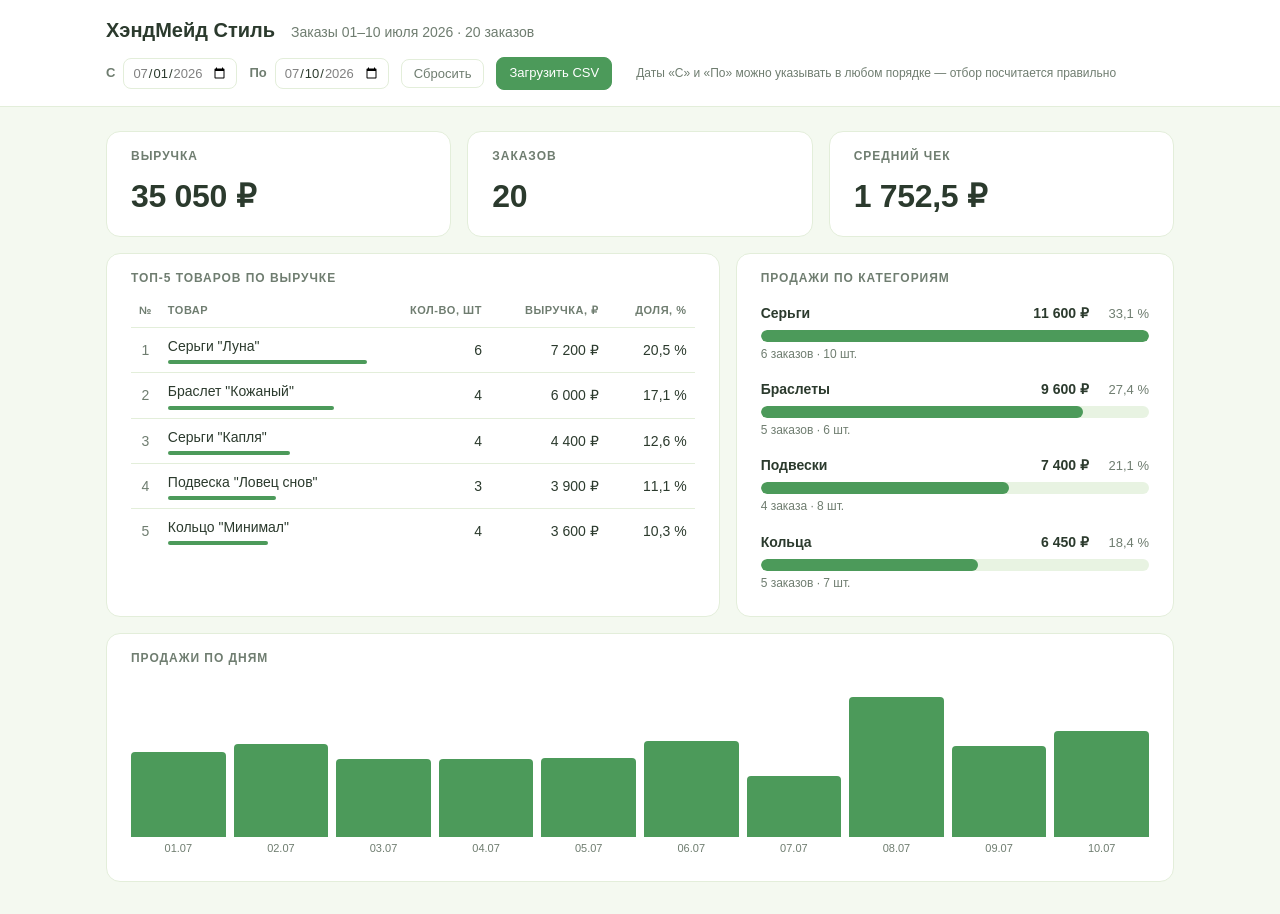
<file: index.html>
<!DOCTYPE html>
<html lang="ru">
<head>
  <meta charset="utf-8">
  <meta name="viewport" content="width=device-width, initial-scale=1">
  <title>ХэндМейд Стиль · Дашборд заказов</title>
  <link rel="stylesheet" href="styles.css">
</head>
<body>
  <header class="page-header">
    <div class="page">
      <div class="page-header__row">
        <h1 class="page-title">ХэндМейд Стиль</h1>
        <p class="page-subtitle" id="period-label">Загрузка данных…</p>
      </div>
      <div class="filter-bar">
        <label class="filter-bar__field">
          <span class="filter-bar__caption">С</span>
          <input type="date" id="filter-from">
        </label>
        <label class="filter-bar__field">
          <span class="filter-bar__caption">По</span>
          <input type="date" id="filter-to">
        </label>
        <button type="button" class="filter-bar__reset" id="filter-reset">Сбросить</button>
        <label class="upload-btn">
          Загрузить CSV
          <input type="file" id="csv-file" accept=".csv,.txt" hidden>
        </label>
        <span class="upload-status" id="upload-status"></span>
        <span class="filter-bar__hint">Даты «С» и «По» можно указывать в любом порядке — отбор посчитается правильно</span>
      </div>
    </div>
  </header>

  <main class="page">
    <div class="banner banner--error" id="error-banner" hidden></div>
    <div class="banner banner--warning" id="mismatch-banner" hidden></div>

    <section class="cards" aria-label="Ключевые показатели">
      <article class="card">
        <p class="card__label">Выручка</p>
        <p class="card__value" id="revenue-value">—</p>
      </article>
      <article class="card">
        <p class="card__label">Заказов</p>
        <p class="card__value" id="orders-value">—</p>
      </article>
      <article class="card">
        <p class="card__label">Средний чек</p>
        <p class="card__value" id="avg-value">—</p>
      </article>
    </section>

    <section class="panels">
      <div class="panel">
        <h2 class="panel__title">Топ-5 товаров по выручке</h2>
        <div class="panel__body" id="top-products"></div>
      </div>
      <div class="panel">
        <h2 class="panel__title">Продажи по категориям</h2>
        <div class="panel__body" id="categories"></div>
      </div>
    </section>

    <section class="panel">
      <h2 class="panel__title">Продажи по дням</h2>
      <div class="panel__body" id="by-day"></div>
    </section>
  </main>

  <script src="data.js"></script>
  <script src="app.js"></script>
</body>
</html>
</file>
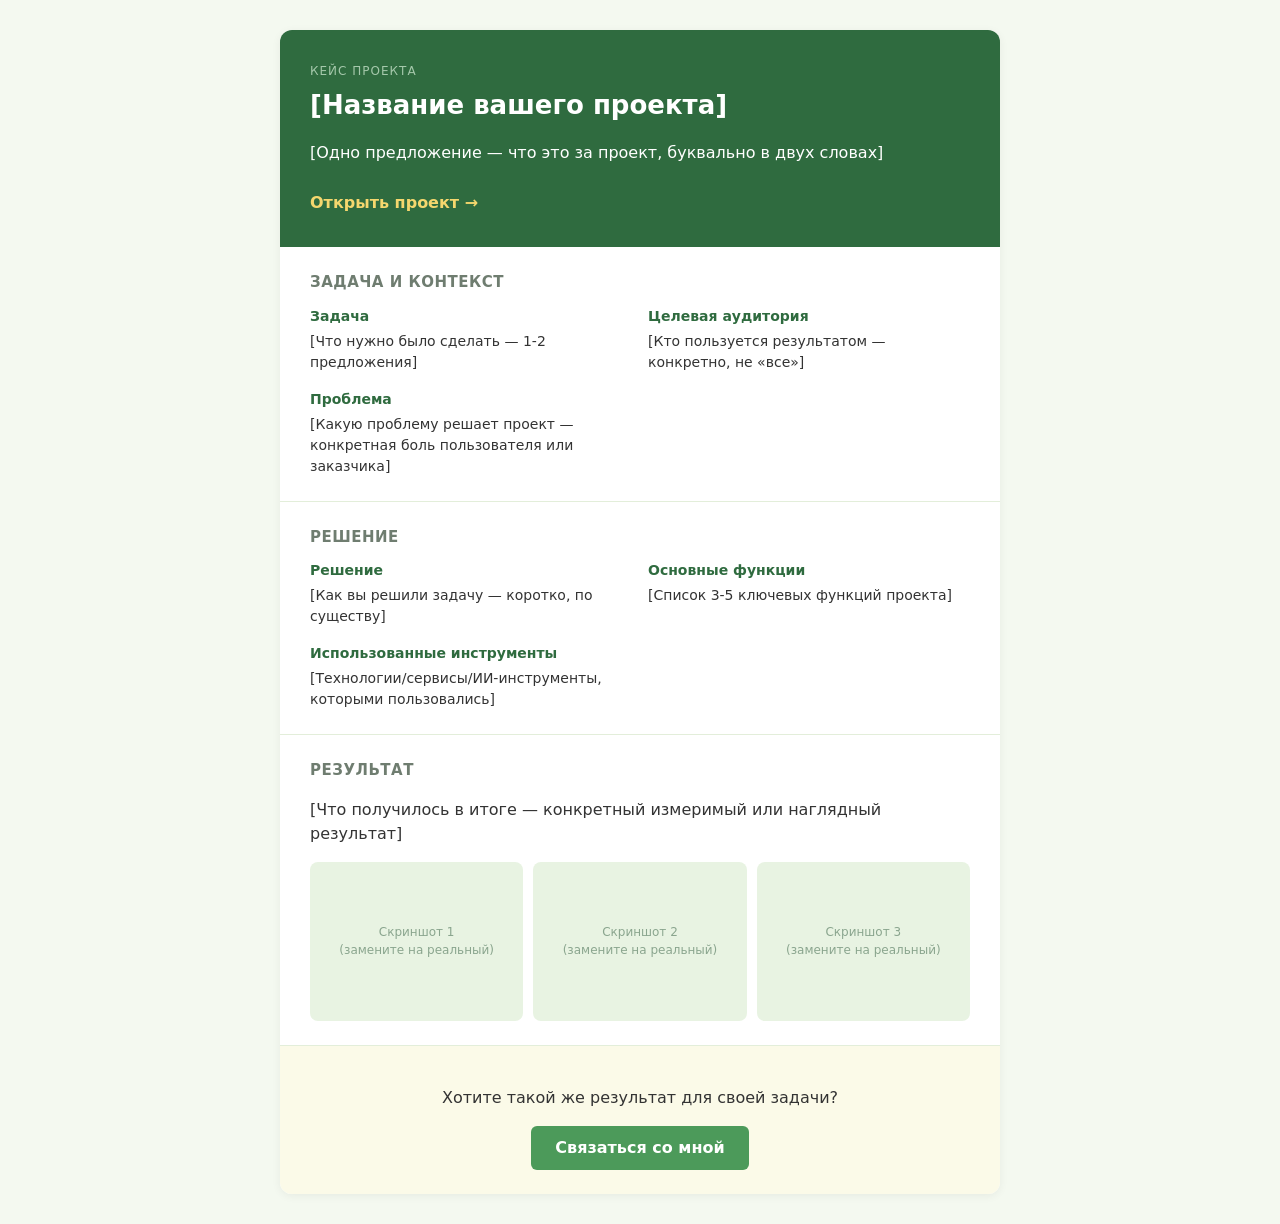
<file: Case/case-template.html>
<!DOCTYPE html>
<html lang="ru">
<head>
<meta charset="UTF-8">
<title>Название проекта — кейс</title>
<link rel="stylesheet" href="style.css">
</head>
<body>

<div class="case">

  <!-- 1. Шапка: название проекта + ссылка -->
  <div class="case-hero">
    <p class="eyebrow">Кейс проекта</p>
    <h1>[Название вашего проекта]</h1>
    <p>[Одно предложение — что это за проект, буквально в двух словах]</p>
    <a class="project-link" href="[ссылка на ваш проект]" target="_blank" rel="noreferrer">
      Открыть проект →
    </a>
  </div>

  <!-- 2. Задача / целевая аудитория / проблема -->
  <div class="case-section">
    <h2>Задача и контекст</h2>
    <div class="case-grid">
      <div class="case-block">
        <h3>Задача</h3>
        <p>[Что нужно было сделать — 1-2 предложения]</p>
      </div>
      <div class="case-block">
        <h3>Целевая аудитория</h3>
        <p>[Кто пользуется результатом — конкретно, не «все»]</p>
      </div>
      <div class="case-block">
        <h3>Проблема</h3>
        <p>[Какую проблему решает проект — конкретная боль пользователя или заказчика]</p>
      </div>
    </div>
  </div>

  <!-- 3. Решение / основные функции / использованные инструменты -->
  <div class="case-section">
    <h2>Решение</h2>
    <div class="case-grid">
      <div class="case-block">
        <h3>Решение</h3>
        <p>[Как вы решили задачу — коротко, по существу]</p>
      </div>
      <div class="case-block">
        <h3>Основные функции</h3>
        <p>[Список 3-5 ключевых функций проекта]</p>
      </div>
      <div class="case-block">
        <h3>Использованные инструменты</h3>
        <p>[Технологии/сервисы/ИИ-инструменты, которыми пользовались]</p>
      </div>
    </div>
  </div>

  <!-- 4. Результат / изображения -->
  <div class="case-section">
    <h2>Результат</h2>
    <p>[Что получилось в итоге — конкретный измеримый или наглядный результат]</p>
    <div class="case-images">
      <div class="img-placeholder">Скриншот 1<br>(замените на реальный)</div>
      <div class="img-placeholder">Скриншот 2<br>(замените на реальный)</div>
      <div class="img-placeholder">Скриншот 3<br>(замените на реальный)</div>
    </div>
  </div>

  <!-- 5. Контакты / призыв к действию -->
  <div class="case-cta">
    <p>Хотите такой же результат для своей задачи?</p>
    <a href="mailto:[ваш email]">Связаться со мной</a>
  </div>

</div>

</body>
</html>
</file>
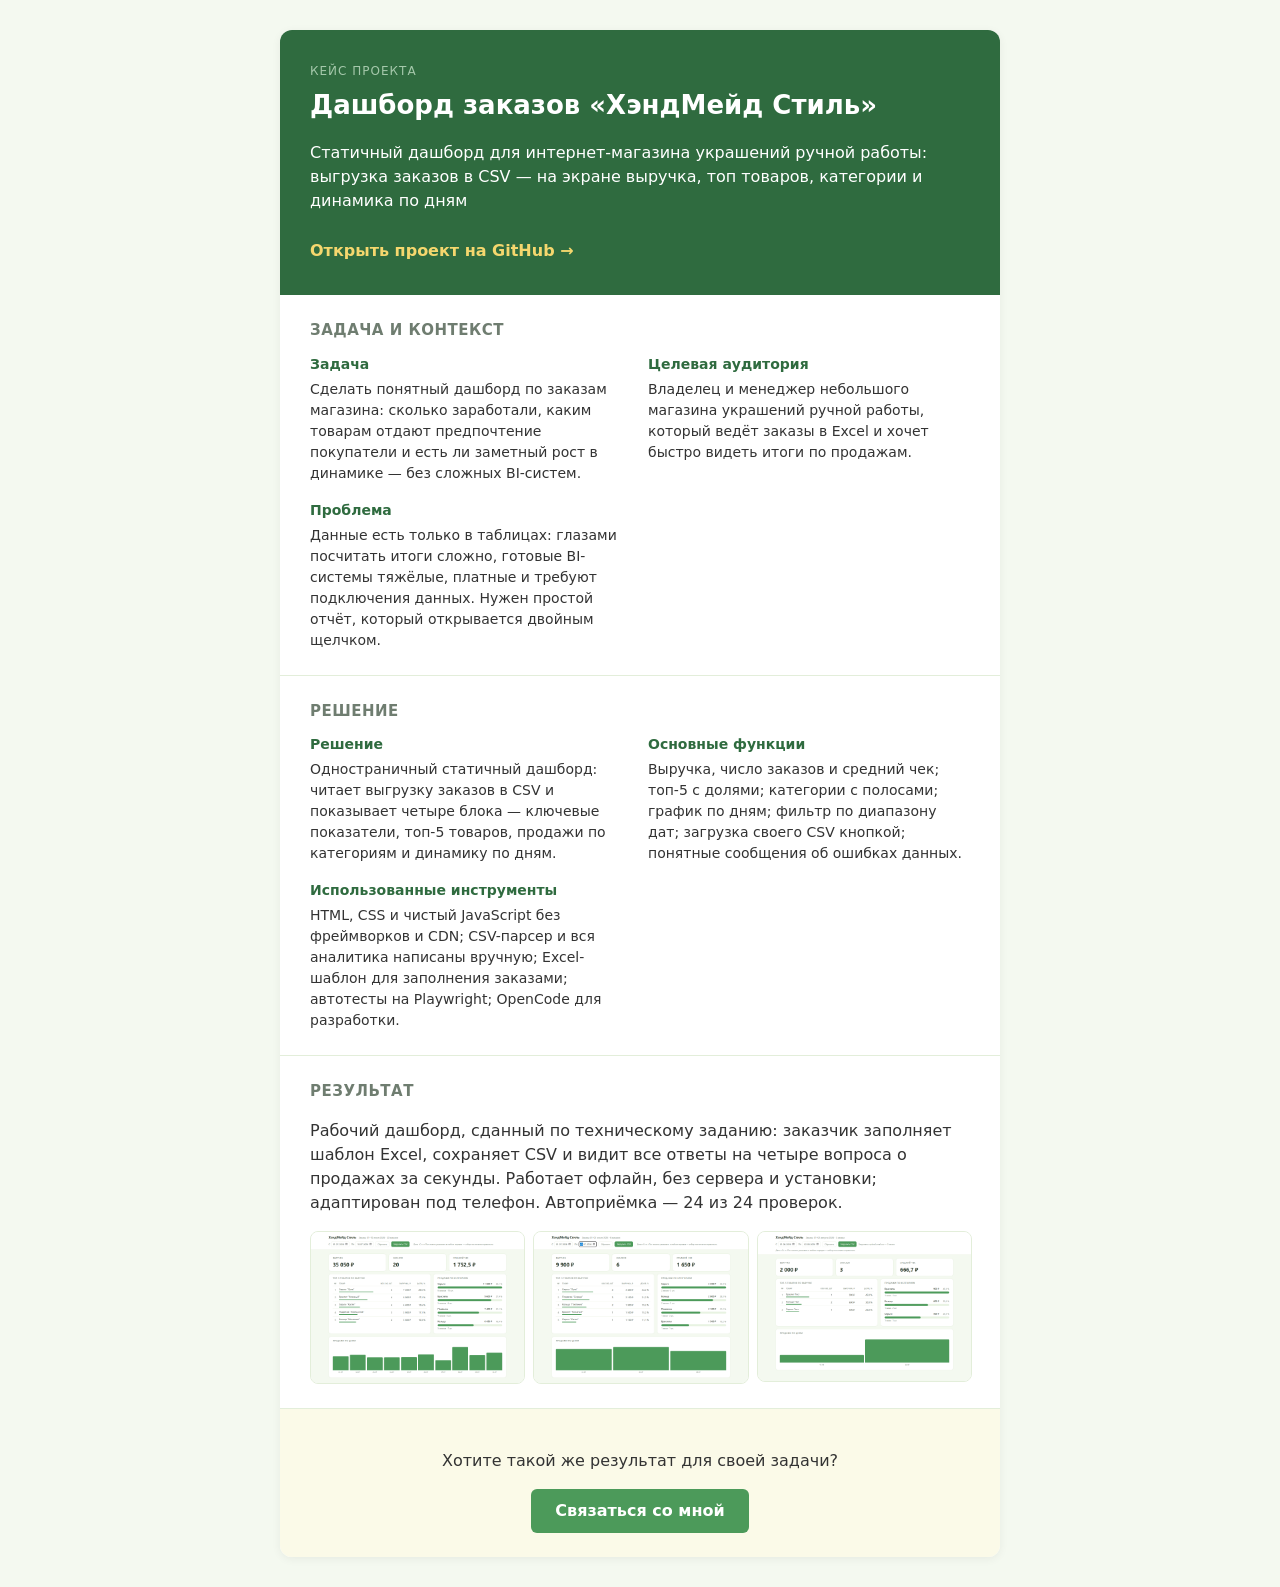
<file: Case/dashboard-case.html>
<!DOCTYPE html>
<html lang="ru">
<head>
<meta charset="UTF-8">
<meta name="viewport" content="width=device-width, initial-scale=1">
<title>Дашборд заказов «ХэндМейд Стиль» — кейс</title>
<link rel="stylesheet" href="style.css">
</head>
<body>

<div class="case">

  <div class="case-hero">
    <p class="eyebrow">Кейс проекта</p>
    <h1>Дашборд заказов «ХэндМейд Стиль»</h1>
    <p>Статичный дашборд для интернет-магазина украшений ручной работы: выгрузка заказов в CSV — на экране выручка, топ товаров, категории и динамика по дням</p>
    <a class="project-link" id="project-link" href="https://github.com/" target="_blank" rel="noreferrer">
      Открыть проект на GitHub →
    </a>
  </div>

  <div class="case-section">
    <h2>Задача и контекст</h2>
    <div class="case-grid">
      <div class="case-block">
        <h3>Задача</h3>
        <p>Сделать понятный дашборд по заказам магазина: сколько заработали, каким товарам отдают предпочтение покупатели и есть ли заметный рост в динамике — без сложных BI-систем.</p>
      </div>
      <div class="case-block">
        <h3>Целевая аудитория</h3>
        <p>Владелец и менеджер небольшого магазина украшений ручной работы, который ведёт заказы в Excel и хочет быстро видеть итоги по продажам.</p>
      </div>
      <div class="case-block">
        <h3>Проблема</h3>
        <p>Данные есть только в таблицах: глазами посчитать итоги сложно, готовые BI-системы тяжёлые, платные и требуют подключения данных. Нужен простой отчёт, который открывается двойным щелчком.</p>
      </div>
    </div>
  </div>

  <div class="case-section">
    <h2>Решение</h2>
    <div class="case-grid">
      <div class="case-block">
        <h3>Решение</h3>
        <p>Одностраничный статичный дашборд: читает выгрузку заказов в CSV и показывает четыре блока — ключевые показатели, топ-5 товаров, продажи по категориям и динамику по дням.</p>
      </div>
      <div class="case-block">
        <h3>Основные функции</h3>
        <p>Выручка, число заказов и средний чек; топ-5 с долями; категории с полосами; график по дням; фильтр по диапазону дат; загрузка своего CSV кнопкой; понятные сообщения об ошибках данных.</p>
      </div>
      <div class="case-block">
        <h3>Использованные инструменты</h3>
        <p>HTML, CSS и чистый JavaScript без фреймворков и CDN; CSV-парсер и вся аналитика написаны вручную; Excel-шаблон для заполнения заказами; автотесты на Playwright; OpenCode для разработки.</p>
      </div>
    </div>
  </div>

  <div class="case-section">
    <h2>Результат</h2>
    <p>Рабочий дашборд, сданный по техническому заданию: заказчик заполняет шаблон Excel, сохраняет CSV и видит все ответы на четыре вопроса о продажах за секунды. Работает офлайн, без сервера и установки; адаптирован под телефон. Автоприёмка — 24 из 24 проверок.</p>
    <div class="case-images">
      <img src="shot-dashboard.png" alt="Дашборд: ключевые показатели, топ-5 товаров, категории и дни">
      <img src="shot-filter.png" alt="Фильтр по датам: срез 01–03 июля пересчитывает все блоки">
      <img src="shot-upload.png" alt="Загрузка своего CSV кнопкой с проверкой данных">
    </div>
  </div>

  <div class="case-cta">
    <p>Хотите такой же результат для своей задачи?</p>
    <button type="button" class="cta-button" id="contact-btn">Связаться со мной</button>
    <p class="contact-email" id="contact-email" hidden></p>
  </div>

</div>

<script>
(function () {
  var email = 'l6344@list.ru';
  var button = document.getElementById('contact-btn');
  var emailEl = document.getElementById('contact-email');
  button.addEventListener('click', function () {
    emailEl.textContent = 'Почта: ';
    var link = document.createElement('a');
    link.href = 'mailto:' + email;
    link.textContent = email;
    emailEl.appendChild(link);
    emailEl.hidden = false;
    var opener = document.createElement('a');
    opener.href = 'mailto:' + email;
    opener.click();
  });
})();
</script>

</body>
</html>
</file>
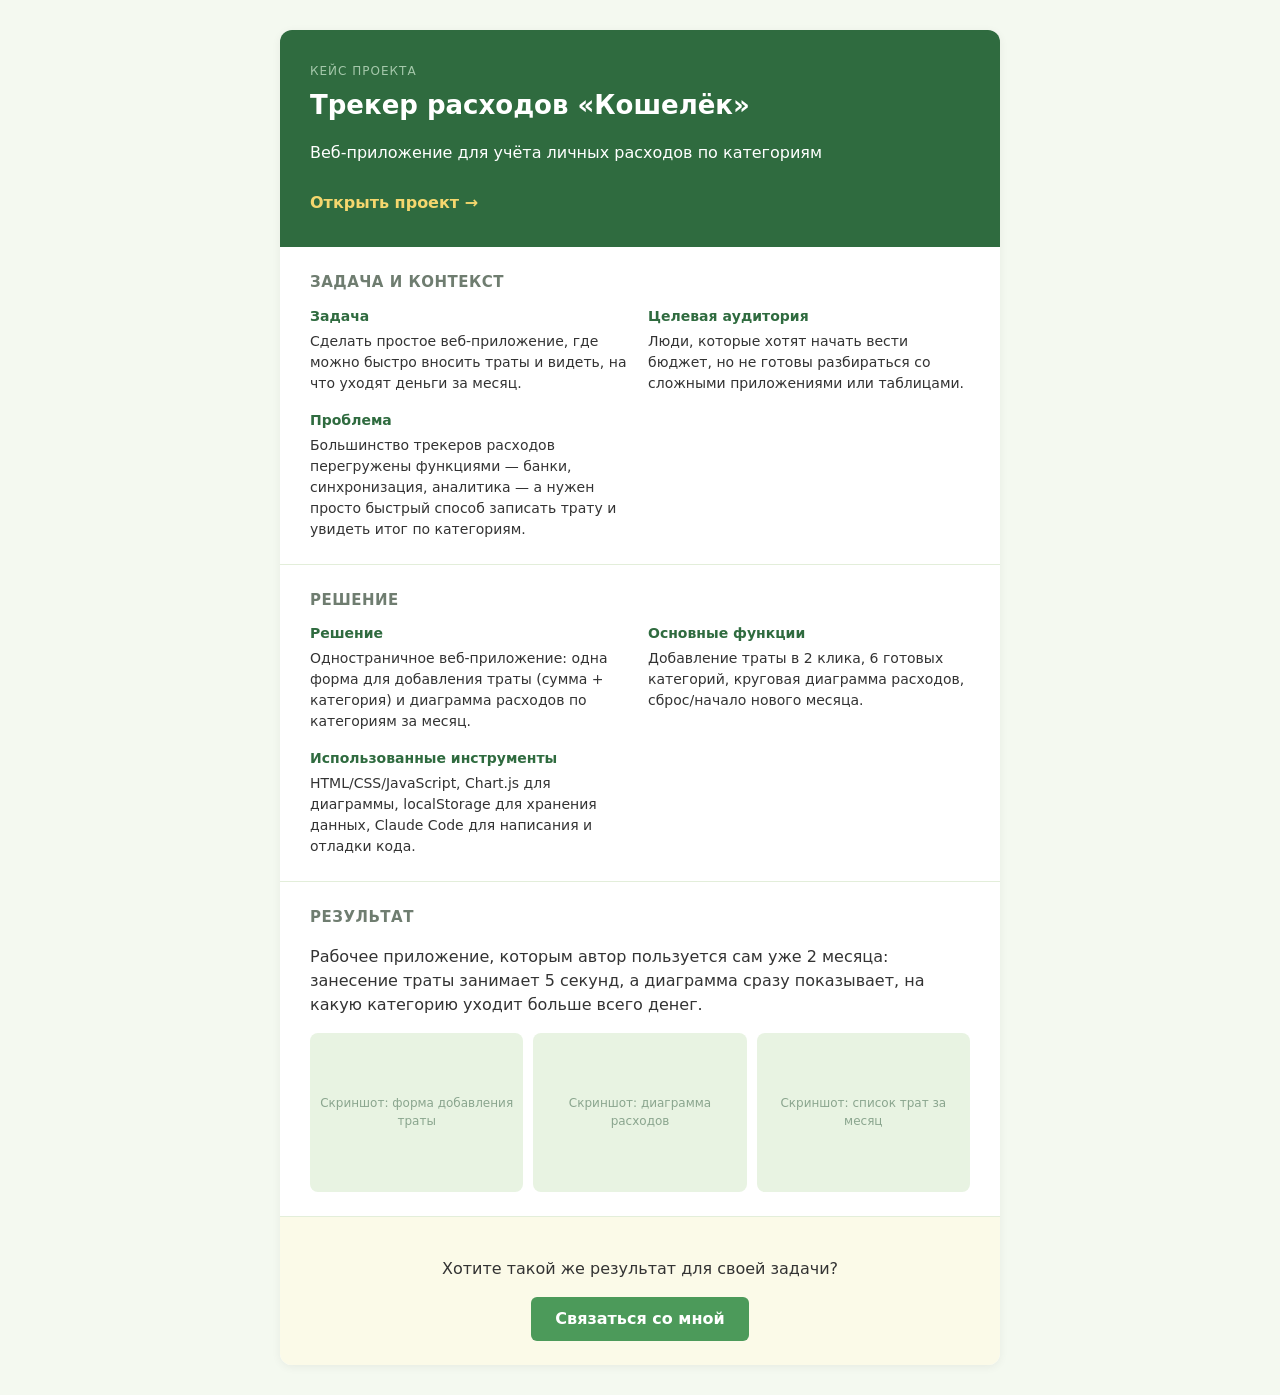
<file: Case/reference-example.html>
<!DOCTYPE html>
<html lang="ru">
<head>
<meta charset="UTF-8">
<title>Трекер расходов «Кошелёк» — кейс</title>
<link rel="stylesheet" href="style.css">
</head>
<body>

<div class="case">

  <div class="case-hero">
    <p class="eyebrow">Кейс проекта</p>
    <h1>Трекер расходов «Кошелёк»</h1>
    <p>Веб-приложение для учёта личных расходов по категориям</p>
    <a class="project-link" href="https://example.com/wallet-tracker" target="_blank" rel="noreferrer">
      Открыть проект →
    </a>
  </div>

  <div class="case-section">
    <h2>Задача и контекст</h2>
    <div class="case-grid">
      <div class="case-block">
        <h3>Задача</h3>
        <p>Сделать простое веб-приложение, где можно быстро вносить траты и видеть, на что уходят деньги за месяц.</p>
      </div>
      <div class="case-block">
        <h3>Целевая аудитория</h3>
        <p>Люди, которые хотят начать вести бюджет, но не готовы разбираться со сложными приложениями или таблицами.</p>
      </div>
      <div class="case-block">
        <h3>Проблема</h3>
        <p>Большинство трекеров расходов перегружены функциями — банки, синхронизация, аналитика — а нужен просто быстрый способ записать трату и увидеть итог по категориям.</p>
      </div>
    </div>
  </div>

  <div class="case-section">
    <h2>Решение</h2>
    <div class="case-grid">
      <div class="case-block">
        <h3>Решение</h3>
        <p>Одностраничное веб-приложение: одна форма для добавления траты (сумма + категория) и диаграмма расходов по категориям за месяц.</p>
      </div>
      <div class="case-block">
        <h3>Основные функции</h3>
        <p>Добавление траты в 2 клика, 6 готовых категорий, круговая диаграмма расходов, сброс/начало нового месяца.</p>
      </div>
      <div class="case-block">
        <h3>Использованные инструменты</h3>
        <p>HTML/CSS/JavaScript, Chart.js для диаграммы, localStorage для хранения данных, Claude Code для написания и отладки кода.</p>
      </div>
    </div>
  </div>

  <div class="case-section">
    <h2>Результат</h2>
    <p>Рабочее приложение, которым автор пользуется сам уже 2 месяца: занесение траты занимает 5 секунд, а диаграмма сразу показывает, на какую категорию уходит больше всего денег.</p>
    <div class="case-images">
      <div class="img-placeholder">Скриншот: форма добавления траты</div>
      <div class="img-placeholder">Скриншот: диаграмма расходов</div>
      <div class="img-placeholder">Скриншот: список трат за месяц</div>
    </div>
  </div>

  <div class="case-cta">
    <p>Хотите такой же результат для своей задачи?</p>
    <a href="mailto:example@example.com">Связаться со мной</a>
  </div>

</div>

</body>
</html>
</file>
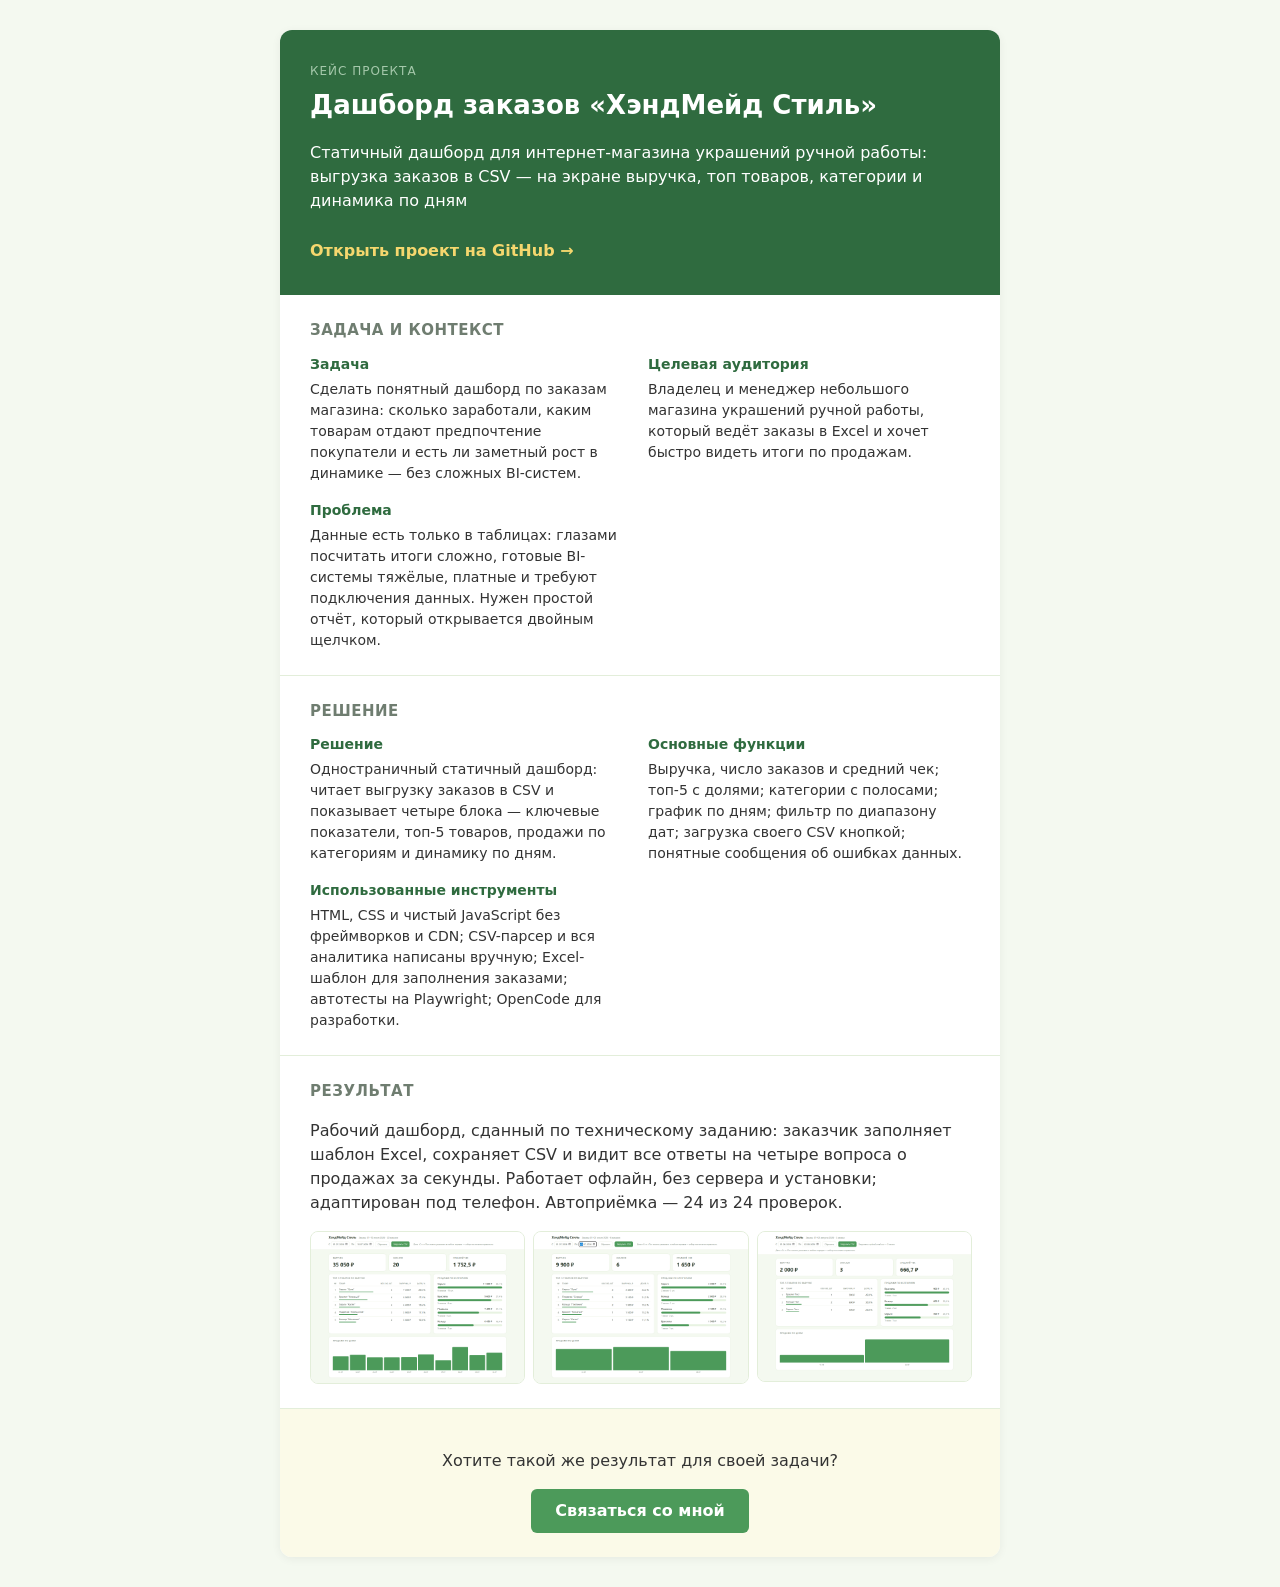
<file: Case/Кейс_ХэндМейд_Стиль.html>
<!DOCTYPE html>
<html lang="ru">
<head>
<meta charset="UTF-8">
<meta name="viewport" content="width=device-width, initial-scale=1">
<title>Дашборд заказов «ХэндМейд Стиль» — кейс</title>
<style>
body {
  font-family: system-ui, -apple-system, "Segoe UI", Arial, sans-serif;
  background: #f4f9f0;
  margin: 0;
  color: #333333;
  line-height: 1.5;
}

.case {
  max-width: 720px;
  margin: 30px auto;
  background: #ffffff;
  border-radius: 12px;
  box-shadow: 0 2px 10px rgba(0,0,0,0.06);
  overflow: hidden;
}

.case-hero {
  background: #2f6b3f;
  color: #ffffff;
  padding: 32px 30px;
}

.case-hero .eyebrow {
  text-transform: uppercase;
  letter-spacing: 1px;
  font-size: 12px;
  color: #a5c8ab;
  margin: 0 0 6px;
}

.case-hero h1 {
  margin: 0 0 8px;
  font-size: 26px;
}

.case-hero .project-link {
  display: inline-block;
  margin-top: 10px;
  color: #f5d76e;
  text-decoration: none;
  font-weight: 600;
}

.case-section {
  padding: 24px 30px;
  border-bottom: 1px solid #e3eeda;
}

.case-section:last-child {
  border-bottom: none;
}

.case-section h2 {
  font-size: 15px;
  text-transform: uppercase;
  letter-spacing: 0.5px;
  color: #6f7d70;
  margin: 0 0 12px;
}

.case-grid {
  display: grid;
  grid-template-columns: 1fr 1fr;
  gap: 16px;
}

.case-block h3 {
  margin: 0 0 4px;
  font-size: 14px;
  color: #2f6b3f;
}

.case-block p {
  margin: 0;
  font-size: 14px;
  color: #333333;
}

.case-images {
  display: grid;
  grid-template-columns: repeat(3, 1fr);
  gap: 10px;
  margin-top: 10px;
}

.case-images .img-placeholder {
  aspect-ratio: 4 / 3;
  background: #e8f3e2;
  border-radius: 8px;
  display: flex;
  align-items: center;
  justify-content: center;
  font-size: 12px;
  color: #8aa58e;
  text-align: center;
  padding: 8px;
  box-sizing: border-box;
}

.case-images img {
  width: 100%;
  display: block;
  border-radius: 8px;
  border: 1px solid #e3eeda;
}

.case-cta {
  background: #fbfae8;
  text-align: center;
  padding: 24px 30px;
}

.case-cta a {
  display: inline-block;
  background: #4c9a5a;
  color: #ffffff;
  padding: 10px 24px;
  border-radius: 6px;
  text-decoration: none;
  font-weight: 600;
}

.case-cta .cta-button {
  display: inline-block;
  background: #4c9a5a;
  color: #ffffff;
  padding: 10px 24px;
  border: none;
  border-radius: 6px;
  font: inherit;
  font-weight: 600;
  cursor: pointer;
}

.case-cta .contact-email {
  margin: 12px 0 0;
  font-weight: 600;
  color: #2f6b3f;
}

.case-cta .contact-email a {
  color: #2f6b3f;
}

@media (max-width: 560px) {
  .case-grid, .case-images {
    grid-template-columns: 1fr;
  }
}

</style>
</head>
<body>

<div class="case">

  <div class="case-hero">
    <p class="eyebrow">Кейс проекта</p>
    <h1>Дашборд заказов «ХэндМейд Стиль»</h1>
    <p>Статичный дашборд для интернет-магазина украшений ручной работы: выгрузка заказов в CSV — на экране выручка, топ товаров, категории и динамика по дням</p>
    <a class="project-link" id="project-link" href="https://github.com/" target="_blank" rel="noreferrer">
      Открыть проект на GitHub →
    </a>
  </div>

  <div class="case-section">
    <h2>Задача и контекст</h2>
    <div class="case-grid">
      <div class="case-block">
        <h3>Задача</h3>
        <p>Сделать понятный дашборд по заказам магазина: сколько заработали, каким товарам отдают предпочтение покупатели и есть ли заметный рост в динамике — без сложных BI-систем.</p>
      </div>
      <div class="case-block">
        <h3>Целевая аудитория</h3>
        <p>Владелец и менеджер небольшого магазина украшений ручной работы, который ведёт заказы в Excel и хочет быстро видеть итоги по продажам.</p>
      </div>
      <div class="case-block">
        <h3>Проблема</h3>
        <p>Данные есть только в таблицах: глазами посчитать итоги сложно, готовые BI-системы тяжёлые, платные и требуют подключения данных. Нужен простой отчёт, который открывается двойным щелчком.</p>
      </div>
    </div>
  </div>

  <div class="case-section">
    <h2>Решение</h2>
    <div class="case-grid">
      <div class="case-block">
        <h3>Решение</h3>
        <p>Одностраничный статичный дашборд: читает выгрузку заказов в CSV и показывает четыре блока — ключевые показатели, топ-5 товаров, продажи по категориям и динамику по дням.</p>
      </div>
      <div class="case-block">
        <h3>Основные функции</h3>
        <p>Выручка, число заказов и средний чек; топ-5 с долями; категории с полосами; график по дням; фильтр по диапазону дат; загрузка своего CSV кнопкой; понятные сообщения об ошибках данных.</p>
      </div>
      <div class="case-block">
        <h3>Использованные инструменты</h3>
        <p>HTML, CSS и чистый JavaScript без фреймворков и CDN; CSV-парсер и вся аналитика написаны вручную; Excel-шаблон для заполнения заказами; автотесты на Playwright; OpenCode для разработки.</p>
      </div>
    </div>
  </div>

  <div class="case-section">
    <h2>Результат</h2>
    <p>Рабочий дашборд, сданный по техническому заданию: заказчик заполняет шаблон Excel, сохраняет CSV и видит все ответы на четыре вопроса о продажах за секунды. Работает офлайн, без сервера и установки; адаптирован под телефон. Автоприёмка — 24 из 24 проверок.</p>
    <div class="case-images">
      <img src="[data-uri]" alt="Дашборд: ключевые показатели, топ-5 товаров, категории и дни">
      <img src="[data-uri]" alt="Фильтр по датам: срез 01–03 июля пересчитывает все блоки">
      <img src="[data-uri]" alt="Загрузка своего CSV кнопкой с проверкой данных">
    </div>
  </div>

  <div class="case-cta">
    <p>Хотите такой же результат для своей задачи?</p>
    <button type="button" class="cta-button" id="contact-btn">Связаться со мной</button>
    <p class="contact-email" id="contact-email" hidden></p>
  </div>

</div>

<script>
(function () {
  var email = 'l6344@list.ru';
  var button = document.getElementById('contact-btn');
  var emailEl = document.getElementById('contact-email');
  button.addEventListener('click', function () {
    emailEl.textContent = 'Почта: ';
    var link = document.createElement('a');
    link.href = 'mailto:' + email;
    link.textContent = email;
    emailEl.appendChild(link);
    emailEl.hidden = false;
    var opener = document.createElement('a');
    opener.href = 'mailto:' + email;
    opener.click();
  });
})();
</script>

</body>
</html>
</file>
<file: styles.css>
:root {
  --color-bg: #f4f9f0;
  --color-surface: #ffffff;
  --color-text: #2b3a2d;
  --color-muted: #6f7d70;
  --color-border: #e3eeda;
  --color-accent: #4c9a5a;
  --color-accent-soft: #e8f3e2;
  --color-error-bg: #fdecea;
  --color-error-text: #b3261e;
  --color-warning-bg: #fff8e1;
  --color-warning-text: #8a6a00;
  --space-1: 4px;
  --space-2: 8px;
  --space-3: 12px;
  --space-4: 16px;
  --space-5: 24px;
  --space-6: 32px;
  --radius: 14px;
  --radius-sm: 8px;
  --font: -apple-system, "Segoe UI", Roboto, "Helvetica Neue", Arial, sans-serif;
}

* {
  box-sizing: border-box;
}

html,
body {
  margin: 0;
  padding: 0;
}

body {
  background: var(--color-bg);
  color: var(--color-text);
  font-family: var(--font);
  font-size: 15px;
  line-height: 1.45;
}

.page {
  max-width: 1100px;
  margin: 0 auto;
  padding: var(--space-5) var(--space-4) var(--space-6);
}

.page-header {
  background: var(--color-surface);
  border-bottom: 1px solid var(--color-border);
}

.page-header .page {
  padding-top: var(--space-4);
  padding-bottom: var(--space-4);
}

.page-header__row {
  display: flex;
  flex-wrap: wrap;
  align-items: baseline;
  gap: var(--space-2) var(--space-4);
}

.page-title {
  margin: 0;
  font-size: 20px;
  font-weight: 700;
}

.page-subtitle {
  margin: 0;
  color: var(--color-muted);
  font-size: 14px;
}

.filter-bar {
  display: flex;
  flex-wrap: wrap;
  align-items: center;
  gap: var(--space-3);
  margin-top: var(--space-3);
}

.filter-bar__field {
  display: flex;
  align-items: center;
  gap: var(--space-2);
}

.filter-bar__caption {
  color: var(--color-muted);
  font-size: 13px;
  font-weight: 600;
}

.filter-bar__field input {
  padding: 6px var(--space-2);
  border: 1px solid var(--color-border);
  border-radius: var(--radius-sm);
  background: var(--color-surface);
  color: var(--color-text);
  font-family: var(--font);
  font-size: 13px;
}

.filter-bar__reset {
  padding: 6px var(--space-3);
  border: 1px solid var(--color-border);
  border-radius: var(--radius-sm);
  background: var(--color-surface);
  color: var(--color-muted);
  font-family: var(--font);
  font-size: 13px;
  cursor: pointer;
}

.filter-bar__reset:hover {
  color: var(--color-text);
  border-color: var(--color-accent);
}

.filter-bar__hint {
  color: var(--color-muted);
  font-size: 12px;
}

.upload-btn {
  padding: 6px var(--space-3);
  border: 1px solid var(--color-accent);
  border-radius: var(--radius-sm);
  background: var(--color-accent);
  color: #fff;
  font-family: var(--font);
  font-size: 13px;
  cursor: pointer;
}

.upload-btn:hover {
  opacity: 0.88;
}

.upload-status {
  color: var(--color-muted);
  font-size: 12px;
}

.banner {
  margin-bottom: var(--space-4);
  padding: var(--space-3) var(--space-4);
  border-radius: var(--radius-sm);
  font-size: 14px;
}

.banner--error {
  background: var(--color-error-bg);
  color: var(--color-error-text);
}

.banner--warning {
  background: var(--color-warning-bg);
  color: var(--color-warning-text);
}

.banner[hidden] {
  display: none;
}

.cards {
  display: grid;
  grid-template-columns: repeat(3, minmax(0, 1fr));
  gap: var(--space-4);
  margin-bottom: var(--space-4);
}

.card {
  background: var(--color-surface);
  border: 1px solid var(--color-border);
  border-radius: var(--radius);
  padding: var(--space-4) var(--space-5);
}

.card__label {
  margin: 0 0 var(--space-2);
  color: var(--color-muted);
  font-size: 12px;
  font-weight: 600;
  letter-spacing: 0.08em;
  text-transform: uppercase;
}

.card__value {
  margin: 0;
  font-size: 32px;
  font-weight: 700;
  letter-spacing: -0.01em;
  font-variant-numeric: tabular-nums;
}

.panels {
  display: grid;
  grid-template-columns: minmax(0, 1.4fr) minmax(0, 1fr);
  gap: var(--space-4);
  margin-bottom: var(--space-4);
}

.panel {
  background: var(--color-surface);
  border: 1px solid var(--color-border);
  border-radius: var(--radius);
  padding: var(--space-4) var(--space-5) var(--space-5);
  min-width: 0;
}

.panel__title {
  margin: 0 0 var(--space-4);
  color: var(--color-muted);
  font-size: 12px;
  font-weight: 600;
  letter-spacing: 0.08em;
  text-transform: uppercase;
}

.panel__body {
  min-height: 40px;
}

.empty-note {
  margin: 0;
  color: var(--color-muted);
  font-size: 14px;
}

.num {
  font-variant-numeric: tabular-nums;
}

.top-table {
  width: 100%;
  border-collapse: collapse;
  font-size: 14px;
}

.top-table th {
  padding: 0 var(--space-2) var(--space-2);
  color: var(--color-muted);
  font-size: 11px;
  font-weight: 600;
  letter-spacing: 0.05em;
  text-align: left;
  text-transform: uppercase;
}

.top-table th:first-child {
  text-align: center;
}

.top-table th:nth-child(n+3),
.top-table td:nth-child(n+3) {
  text-align: right;
}

.top-table td {
  padding: var(--space-2);
  border-top: 1px solid var(--color-border);
  vertical-align: middle;
}

.top-table__rank {
  width: 24px;
  color: var(--color-muted);
  text-align: center;
}

.top-table__product {
  min-width: 0;
}

.top-table__name {
  display: block;
  overflow: hidden;
  text-overflow: ellipsis;
  white-space: nowrap;
}

.top-table__bar {
  display: block;
  height: 4px;
  margin-top: var(--space-1);
  border-radius: 2px;
  background: var(--color-accent);
}

.cat-list {
  display: flex;
  flex-direction: column;
  gap: var(--space-4);
}

.cat-item__head {
  display: flex;
  align-items: baseline;
  gap: var(--space-2);
  font-size: 14px;
}

.cat-item__name {
  flex: 1;
  min-width: 0;
  overflow: hidden;
  font-weight: 600;
  text-overflow: ellipsis;
  white-space: nowrap;
}

.cat-item__sum {
  font-weight: 600;
  font-variant-numeric: tabular-nums;
}

.cat-item__share {
  min-width: 52px;
  color: var(--color-muted);
  font-size: 13px;
  text-align: right;
  font-variant-numeric: tabular-nums;
}

.cat-item__track {
  height: 12px;
  margin: 6px 0 var(--space-1);
  overflow: hidden;
  border-radius: 6px;
  background: var(--color-accent-soft);
}

.cat-item__bar {
  height: 100%;
  border-radius: 6px;
  background: var(--color-accent);
}

.cat-item__meta {
  color: var(--color-muted);
  font-size: 12px;
}

.chart {
  display: flex;
  align-items: flex-end;
  gap: var(--space-2);
}

.chart__col {
  position: relative;
  display: flex;
  flex: 1 1 0;
  flex-direction: column;
  align-items: center;
  gap: var(--space-1);
  min-width: 0;
  padding-top: 14px;
}

.chart__value {
  position: absolute;
  top: 0;
  left: 0;
  right: 0;
  height: 14px;
  color: var(--color-muted);
  font-size: 10px;
  text-align: center;
  font-variant-numeric: tabular-nums;
  opacity: 0;
  transition: opacity 0.15s;
  white-space: nowrap;
}

.chart__col:hover .chart__value {
  opacity: 1;
}

.chart__track {
  display: flex;
  align-items: flex-end;
  width: 100%;
  height: 140px;
}

.chart__bar {
  width: 100%;
  border-radius: 4px 4px 0 0;
  background: var(--color-accent);
}

.chart__date {
  color: var(--color-muted);
  font-size: 11px;
  font-variant-numeric: tabular-nums;
}

@media (max-width: 700px) {
  .cards,
  .panels {
    grid-template-columns: 1fr;
  }

  .card__value {
    font-size: 26px;
  }

  .top-table {
    font-size: 13px;
    table-layout: fixed;
  }

  .top-table th,
  .top-table td {
    padding: var(--space-1);
  }

  .top-table th:nth-child(1),
  .top-table td:nth-child(1) {
    width: 10%;
  }

  .top-table th:nth-child(3),
  .top-table td:nth-child(3) {
    width: 18%;
  }

  .top-table th:nth-child(4),
  .top-table td:nth-child(4) {
    width: 26%;
  }

  .top-table th:nth-child(5),
  .top-table td:nth-child(5) {
    width: 18%;
  }

  .chart {
    gap: var(--space-1);
  }

  .chart__track {
    height: 110px;
  }

  .chart__value {
    font-size: 9px;
  }
}
</file>
<file: Case/style.css>
body {
  font-family: system-ui, -apple-system, "Segoe UI", Arial, sans-serif;
  background: #f4f9f0;
  margin: 0;
  color: #333333;
  line-height: 1.5;
}

.case {
  max-width: 720px;
  margin: 30px auto;
  background: #ffffff;
  border-radius: 12px;
  box-shadow: 0 2px 10px rgba(0,0,0,0.06);
  overflow: hidden;
}

.case-hero {
  background: #2f6b3f;
  color: #ffffff;
  padding: 32px 30px;
}

.case-hero .eyebrow {
  text-transform: uppercase;
  letter-spacing: 1px;
  font-size: 12px;
  color: #a5c8ab;
  margin: 0 0 6px;
}

.case-hero h1 {
  margin: 0 0 8px;
  font-size: 26px;
}

.case-hero .project-link {
  display: inline-block;
  margin-top: 10px;
  color: #f5d76e;
  text-decoration: none;
  font-weight: 600;
}

.case-section {
  padding: 24px 30px;
  border-bottom: 1px solid #e3eeda;
}

.case-section:last-child {
  border-bottom: none;
}

.case-section h2 {
  font-size: 15px;
  text-transform: uppercase;
  letter-spacing: 0.5px;
  color: #6f7d70;
  margin: 0 0 12px;
}

.case-grid {
  display: grid;
  grid-template-columns: 1fr 1fr;
  gap: 16px;
}

.case-block h3 {
  margin: 0 0 4px;
  font-size: 14px;
  color: #2f6b3f;
}

.case-block p {
  margin: 0;
  font-size: 14px;
  color: #333333;
}

.case-images {
  display: grid;
  grid-template-columns: repeat(3, 1fr);
  gap: 10px;
  margin-top: 10px;
}

.case-images .img-placeholder {
  aspect-ratio: 4 / 3;
  background: #e8f3e2;
  border-radius: 8px;
  display: flex;
  align-items: center;
  justify-content: center;
  font-size: 12px;
  color: #8aa58e;
  text-align: center;
  padding: 8px;
  box-sizing: border-box;
}

.case-images img {
  width: 100%;
  display: block;
  border-radius: 8px;
  border: 1px solid #e3eeda;
}

.case-cta {
  background: #fbfae8;
  text-align: center;
  padding: 24px 30px;
}

.case-cta a {
  display: inline-block;
  background: #4c9a5a;
  color: #ffffff;
  padding: 10px 24px;
  border-radius: 6px;
  text-decoration: none;
  font-weight: 600;
}

.case-cta .cta-button {
  display: inline-block;
  background: #4c9a5a;
  color: #ffffff;
  padding: 10px 24px;
  border: none;
  border-radius: 6px;
  font: inherit;
  font-weight: 600;
  cursor: pointer;
}

.case-cta .contact-email {
  margin: 12px 0 0;
  font-weight: 600;
  color: #2f6b3f;
}

.case-cta .contact-email a {
  color: #2f6b3f;
}

@media (max-width: 560px) {
  .case-grid, .case-images {
    grid-template-columns: 1fr;
  }
}
</file>
